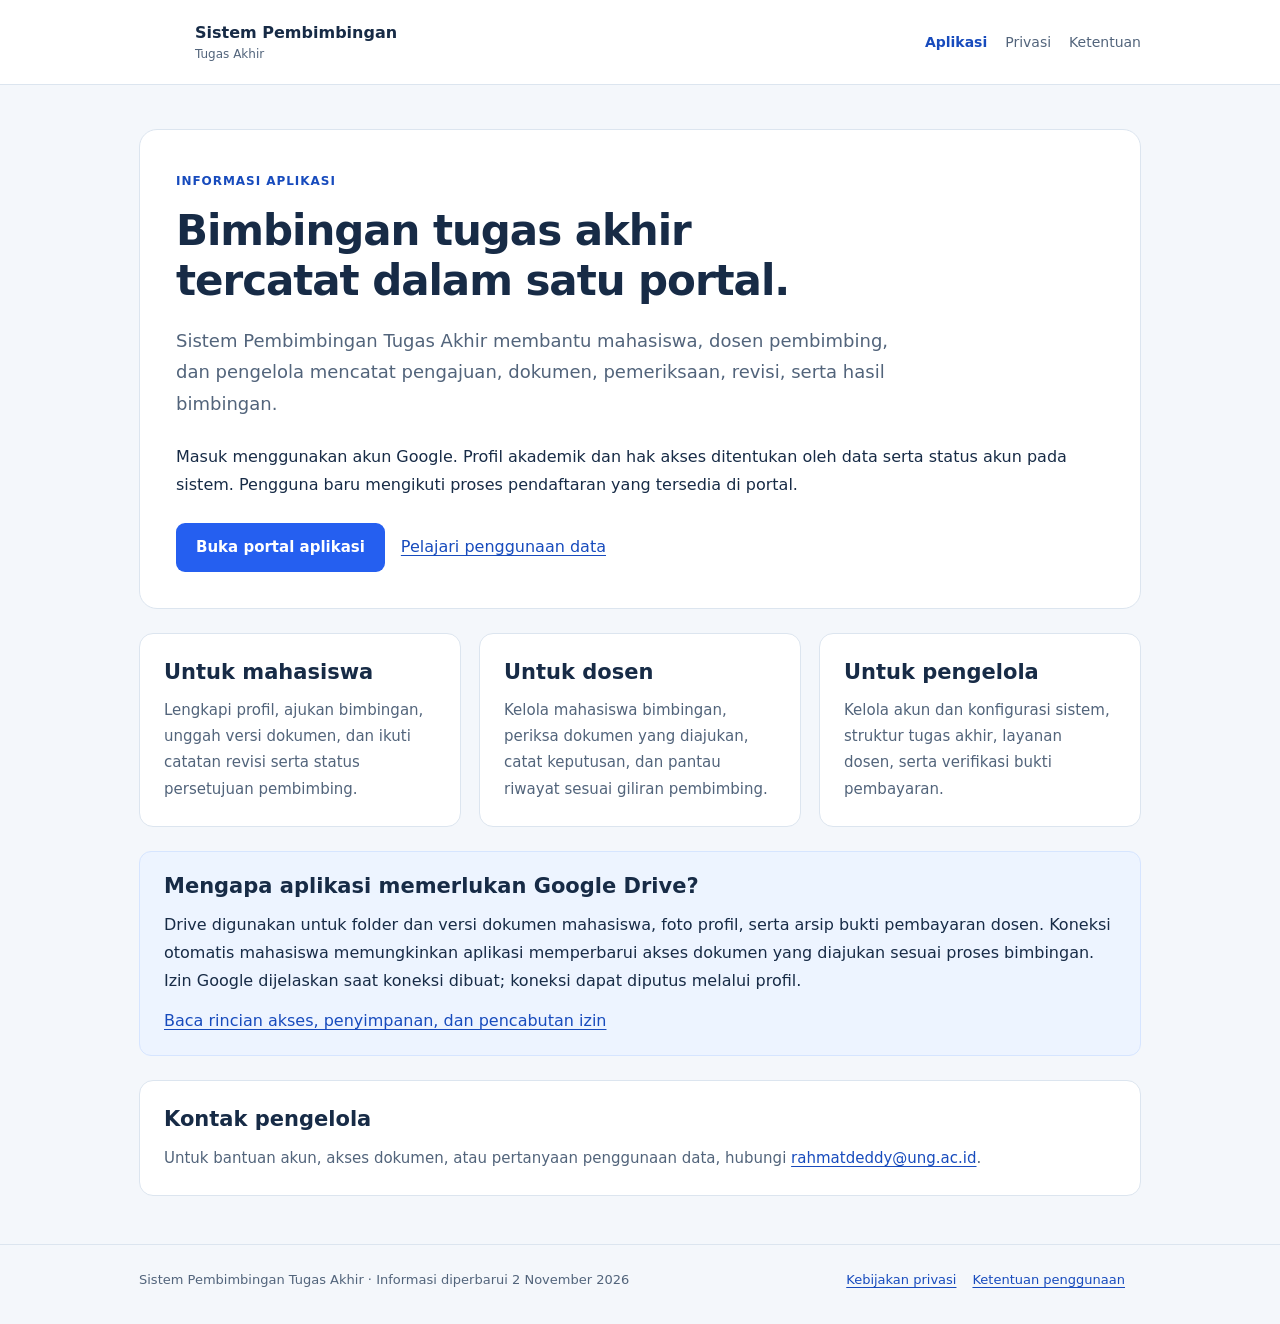
<file: index.html>
<!doctype html>
<html lang="id">
<head>
  <meta charset="utf-8">
  <meta name="viewport" content="width=device-width,initial-scale=1">
  <meta name="description" content="Sistem Pembimbingan Tugas Akhir membantu mahasiswa dan dosen mengelola dokumen, revisi, serta riwayat bimbingan dengan akun Google.">
  <title>Sistem Pembimbingan Tugas Akhir</title>
  <link rel="stylesheet" href="./assets/informasi.css">
<script src="./assets/branding.js?v=20261104" defer></script></head>
<body>
<a class="skip" href="#isi">Lewati ke isi</a>
<header><div class="shell header-inner">
  <a class="brand" href="./aplikasi/"><span class="mark" data-portal-logo aria-hidden="true" aria-busy="true"></span><span>Sistem Pembimbingan<small>Tugas Akhir</small></span></a>
  <nav aria-label="Navigasi informasi"><a href="./aplikasi/" aria-current="page">Aplikasi</a><a href="./privasi/">Privasi</a><a href="./ketentuan/">Ketentuan</a></nav>
</div></header>
<main id="isi" class="shell">
  <section class="hero">
    <span class="eyebrow">Informasi aplikasi</span>
    <h1>Bimbingan tugas akhir<br>tercatat dalam satu portal.</h1>
    <p class="lead">Sistem Pembimbingan Tugas Akhir membantu mahasiswa, dosen pembimbing, dan pengelola mencatat pengajuan, dokumen, pemeriksaan, revisi, serta hasil bimbingan.</p>
    <p>Masuk menggunakan akun Google. Profil akademik dan hak akses ditentukan oleh data serta status akun pada sistem. Pengguna baru mengikuti proses pendaftaran yang tersedia di portal.</p>
    <div class="actions"><a class="button" href="https://script.google.com/macros/s/AKfycbxvxwSGxgAY54pr1iey7_PNiEB0Fi0pHM2lapKB__q7N8QGRr0RlyL6-kfzZXvyrk7u1Q/exec">Buka portal aplikasi</a><a href="./privasi/">Pelajari penggunaan data</a></div>
  </section>
  <div class="grid">
    <section class="card"><h2 style="margin-top:0">Untuk mahasiswa</h2><p>Lengkapi profil, ajukan bimbingan, unggah versi dokumen, dan ikuti catatan revisi serta status persetujuan pembimbing.</p></section>
    <section class="card"><h2 style="margin-top:0">Untuk dosen</h2><p>Kelola mahasiswa bimbingan, periksa dokumen yang diajukan, catat keputusan, dan pantau riwayat sesuai giliran pembimbing.</p></section>
    <section class="card"><h2 style="margin-top:0">Untuk pengelola</h2><p>Kelola akun dan konfigurasi sistem, struktur tugas akhir, layanan dosen, serta verifikasi bukti pembayaran.</p></section>
  </div>
  <section class="notice" aria-labelledby="drive"><h2 id="drive" style="margin-top:0">Mengapa aplikasi memerlukan Google Drive?</h2><p>Drive digunakan untuk folder dan versi dokumen mahasiswa, foto profil, serta arsip bukti pembayaran dosen. Koneksi otomatis mahasiswa memungkinkan aplikasi memperbarui akses dokumen yang diajukan sesuai proses bimbingan. Izin Google dijelaskan saat koneksi dibuat; koneksi dapat diputus melalui profil.</p><p style="margin-top:12px"><a href="./privasi/">Baca rincian akses, penyimpanan, dan pencabutan izin</a></p></section>
  <section class="card" style="margin-top:24px"><h2 style="margin-top:0">Kontak pengelola</h2><p>Untuk bantuan akun, akses dokumen, atau pertanyaan penggunaan data, hubungi <a class="contact" href="mailto:rahmatdeddy@ung.ac.id">rahmatdeddy@ung.ac.id</a>.</p></section>
</main>
<footer><div class="shell footer-inner"><p>Sistem Pembimbingan Tugas Akhir · Informasi diperbarui 2 November 2026</p><div><a href="./privasi/">Kebijakan privasi</a><a href="./ketentuan/">Ketentuan penggunaan</a></div></div></footer>
</body>
</html>
</file>
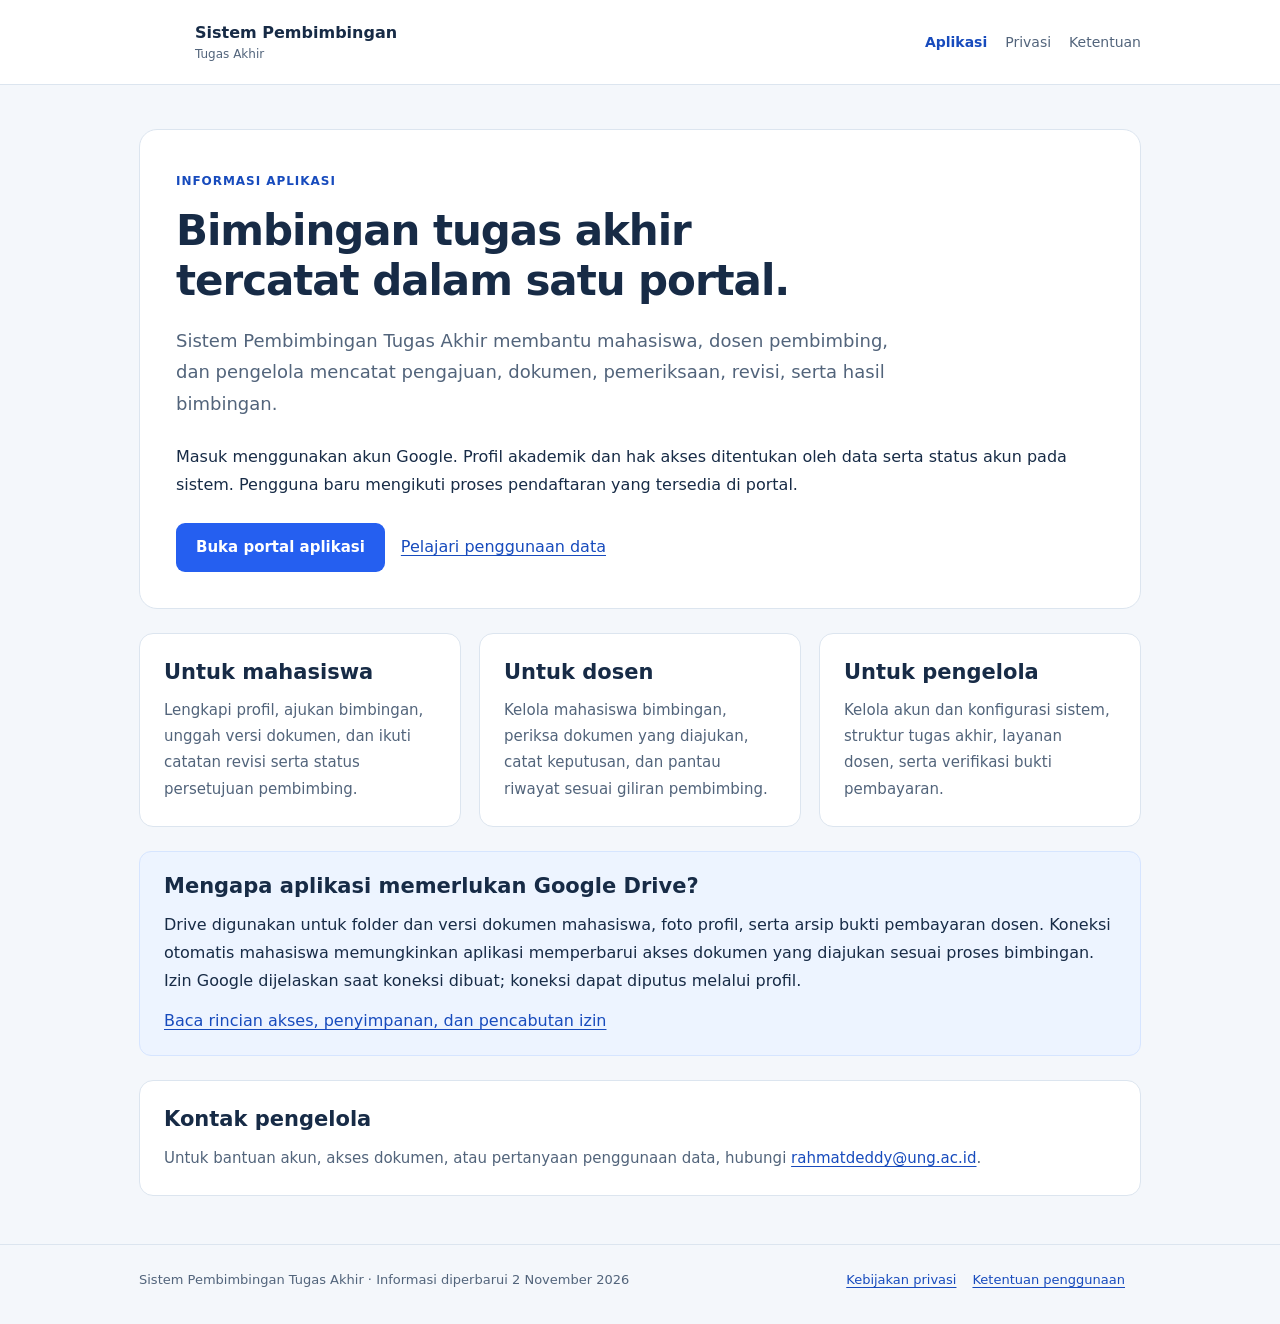
<file: aplikasi/index.html>
<!doctype html>
<html lang="id">
<head>
  <meta charset="utf-8">
  <meta name="viewport" content="width=device-width,initial-scale=1">
  <meta name="description" content="Sistem Pembimbingan Tugas Akhir membantu mahasiswa dan dosen mengelola dokumen, revisi, serta riwayat bimbingan dengan akun Google.">
  <title>Sistem Pembimbingan Tugas Akhir</title>
  <link rel="stylesheet" href="../assets/informasi.css">
<script src="../assets/branding.js?v=20261104" defer></script></head>
<body>
<a class="skip" href="#isi">Lewati ke isi</a>
<header><div class="shell header-inner">
  <a class="brand" href="../aplikasi/"><span class="mark" data-portal-logo aria-hidden="true" aria-busy="true"></span><span>Sistem Pembimbingan<small>Tugas Akhir</small></span></a>
  <nav aria-label="Navigasi informasi"><a href="../aplikasi/" aria-current="page">Aplikasi</a><a href="../privasi/">Privasi</a><a href="../ketentuan/">Ketentuan</a></nav>
</div></header>
<main id="isi" class="shell">
  <section class="hero">
    <span class="eyebrow">Informasi aplikasi</span>
    <h1>Bimbingan tugas akhir<br>tercatat dalam satu portal.</h1>
    <p class="lead">Sistem Pembimbingan Tugas Akhir membantu mahasiswa, dosen pembimbing, dan pengelola mencatat pengajuan, dokumen, pemeriksaan, revisi, serta hasil bimbingan.</p>
    <p>Masuk menggunakan akun Google. Profil akademik dan hak akses ditentukan oleh data serta status akun pada sistem. Pengguna baru mengikuti proses pendaftaran yang tersedia di portal.</p>
    <div class="actions"><a class="button" href="https://script.google.com/macros/s/AKfycbxvxwSGxgAY54pr1iey7_PNiEB0Fi0pHM2lapKB__q7N8QGRr0RlyL6-kfzZXvyrk7u1Q/exec">Buka portal aplikasi</a><a href="../privasi/">Pelajari penggunaan data</a></div>
  </section>
  <div class="grid">
    <section class="card"><h2 style="margin-top:0">Untuk mahasiswa</h2><p>Lengkapi profil, ajukan bimbingan, unggah versi dokumen, dan ikuti catatan revisi serta status persetujuan pembimbing.</p></section>
    <section class="card"><h2 style="margin-top:0">Untuk dosen</h2><p>Kelola mahasiswa bimbingan, periksa dokumen yang diajukan, catat keputusan, dan pantau riwayat sesuai giliran pembimbing.</p></section>
    <section class="card"><h2 style="margin-top:0">Untuk pengelola</h2><p>Kelola akun dan konfigurasi sistem, struktur tugas akhir, layanan dosen, serta verifikasi bukti pembayaran.</p></section>
  </div>
  <section class="notice" aria-labelledby="drive"><h2 id="drive" style="margin-top:0">Mengapa aplikasi memerlukan Google Drive?</h2><p>Drive digunakan untuk folder dan versi dokumen mahasiswa, foto profil, serta arsip bukti pembayaran dosen. Koneksi otomatis mahasiswa memungkinkan aplikasi memperbarui akses dokumen yang diajukan sesuai proses bimbingan. Izin Google dijelaskan saat koneksi dibuat; koneksi dapat diputus melalui profil.</p><p style="margin-top:12px"><a href="../privasi/">Baca rincian akses, penyimpanan, dan pencabutan izin</a></p></section>
  <section class="card" style="margin-top:24px"><h2 style="margin-top:0">Kontak pengelola</h2><p>Untuk bantuan akun, akses dokumen, atau pertanyaan penggunaan data, hubungi <a class="contact" href="mailto:rahmatdeddy@ung.ac.id">rahmatdeddy@ung.ac.id</a>.</p></section>
</main>
<footer><div class="shell footer-inner"><p>Sistem Pembimbingan Tugas Akhir · Informasi diperbarui 2 November 2026</p><div><a href="../privasi/">Kebijakan privasi</a><a href="../ketentuan/">Ketentuan penggunaan</a></div></div></footer>
</body>
</html>
</file>
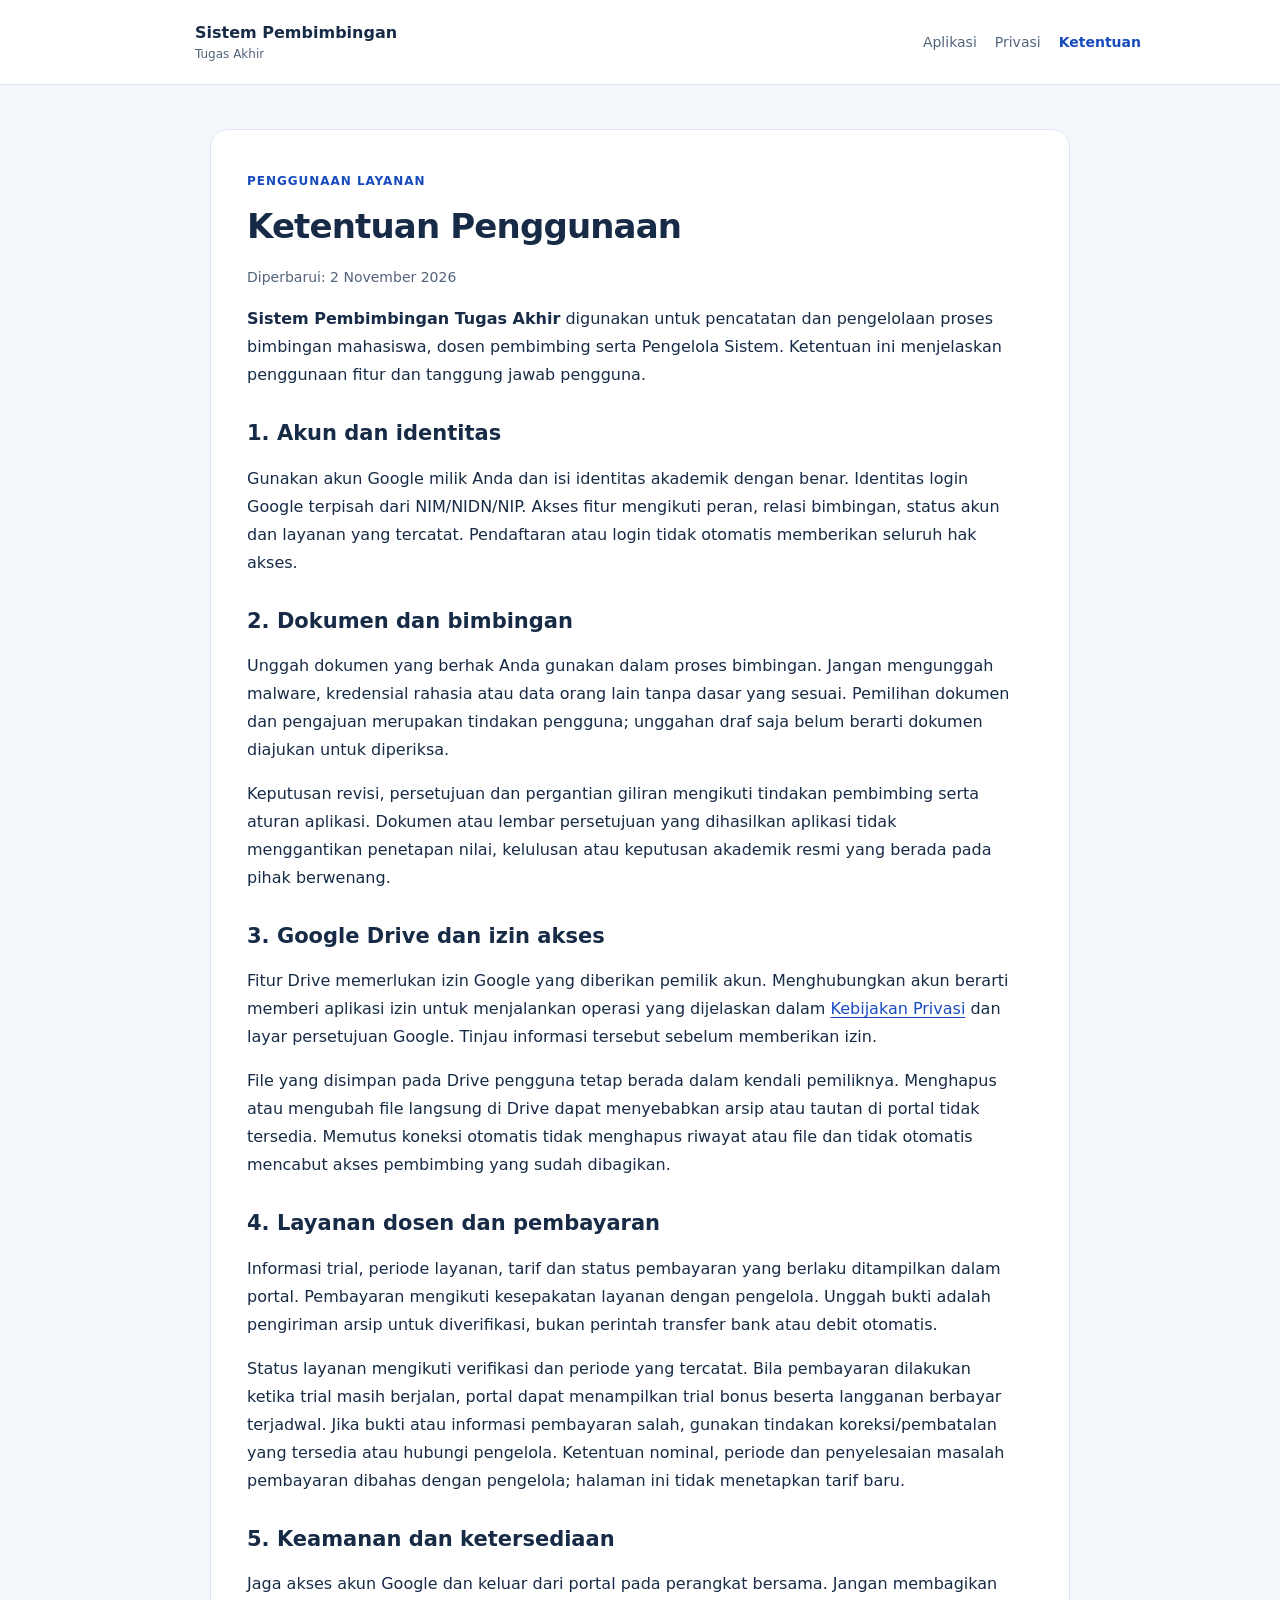
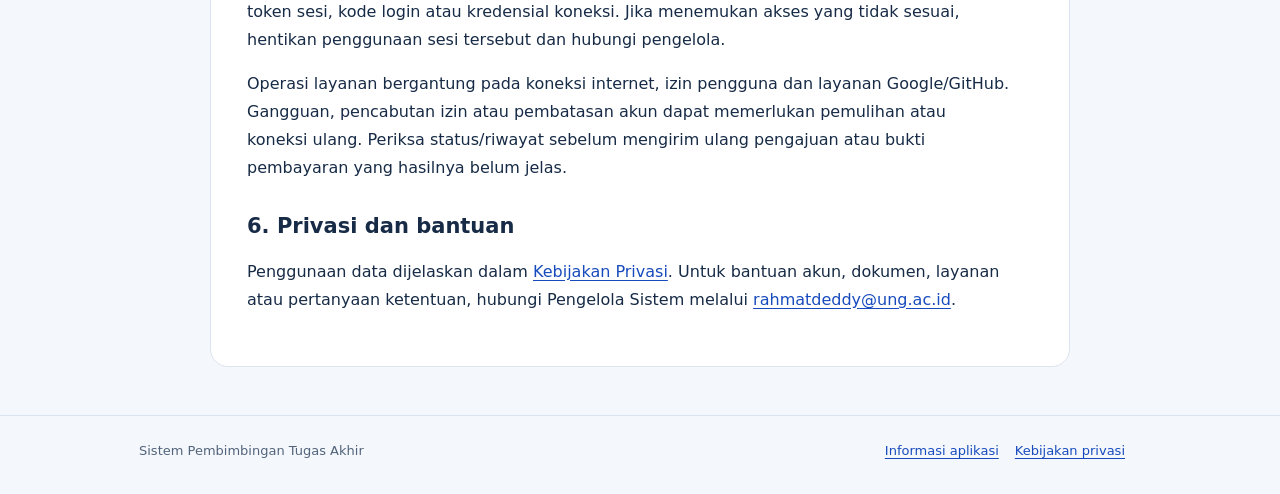
<file: ketentuan/index.html>
<!doctype html>
<html lang="id">
<head><meta charset="utf-8"><meta name="viewport" content="width=device-width,initial-scale=1"><meta name="description" content="Ketentuan penggunaan akun, dokumen, layanan dan pembayaran pada Sistem Pembimbingan Tugas Akhir."><title>Ketentuan Penggunaan — Sistem Pembimbingan Tugas Akhir</title><link rel="stylesheet" href="../assets/informasi.css"><script src="../assets/branding.js?v=20261104" defer></script></head>
<body>
<a class="skip" href="#isi">Lewati ke isi</a>
<header><div class="shell header-inner"><a class="brand" href="../aplikasi/"><span class="mark" data-portal-logo aria-hidden="true" aria-busy="true"></span><span>Sistem Pembimbingan<small>Tugas Akhir</small></span></a><nav aria-label="Navigasi informasi"><a href="../aplikasi/">Aplikasi</a><a href="../privasi/">Privasi</a><a href="../ketentuan/" aria-current="page">Ketentuan</a></nav></div></header>
<main class="shell" id="isi"><article class="article">
  <span class="eyebrow">Penggunaan layanan</span><h1>Ketentuan Penggunaan</h1><p class="date">Diperbarui: 2 November 2026</p>
  <p><strong>Sistem Pembimbingan Tugas Akhir</strong> digunakan untuk pencatatan dan pengelolaan proses bimbingan mahasiswa, dosen pembimbing serta Pengelola Sistem. Ketentuan ini menjelaskan penggunaan fitur dan tanggung jawab pengguna.</p>
  <h2>1. Akun dan identitas</h2><p>Gunakan akun Google milik Anda dan isi identitas akademik dengan benar. Identitas login Google terpisah dari NIM/NIDN/NIP. Akses fitur mengikuti peran, relasi bimbingan, status akun dan layanan yang tercatat. Pendaftaran atau login tidak otomatis memberikan seluruh hak akses.</p>
  <h2>2. Dokumen dan bimbingan</h2><p>Unggah dokumen yang berhak Anda gunakan dalam proses bimbingan. Jangan mengunggah malware, kredensial rahasia atau data orang lain tanpa dasar yang sesuai. Pemilihan dokumen dan pengajuan merupakan tindakan pengguna; unggahan draf saja belum berarti dokumen diajukan untuk diperiksa.</p><p>Keputusan revisi, persetujuan dan pergantian giliran mengikuti tindakan pembimbing serta aturan aplikasi. Dokumen atau lembar persetujuan yang dihasilkan aplikasi tidak menggantikan penetapan nilai, kelulusan atau keputusan akademik resmi yang berada pada pihak berwenang.</p>
  <h2>3. Google Drive dan izin akses</h2><p>Fitur Drive memerlukan izin Google yang diberikan pemilik akun. Menghubungkan akun berarti memberi aplikasi izin untuk menjalankan operasi yang dijelaskan dalam <a href="../privasi/">Kebijakan Privasi</a> dan layar persetujuan Google. Tinjau informasi tersebut sebelum memberikan izin.</p><p>File yang disimpan pada Drive pengguna tetap berada dalam kendali pemiliknya. Menghapus atau mengubah file langsung di Drive dapat menyebabkan arsip atau tautan di portal tidak tersedia. Memutus koneksi otomatis tidak menghapus riwayat atau file dan tidak otomatis mencabut akses pembimbing yang sudah dibagikan.</p>
  <h2>4. Layanan dosen dan pembayaran</h2><p>Informasi trial, periode layanan, tarif dan status pembayaran yang berlaku ditampilkan dalam portal. Pembayaran mengikuti kesepakatan layanan dengan pengelola. Unggah bukti adalah pengiriman arsip untuk diverifikasi, bukan perintah transfer bank atau debit otomatis.</p><p>Status layanan mengikuti verifikasi dan periode yang tercatat. Bila pembayaran dilakukan ketika trial masih berjalan, portal dapat menampilkan trial bonus beserta langganan berbayar terjadwal. Jika bukti atau informasi pembayaran salah, gunakan tindakan koreksi/pembatalan yang tersedia atau hubungi pengelola. Ketentuan nominal, periode dan penyelesaian masalah pembayaran dibahas dengan pengelola; halaman ini tidak menetapkan tarif baru.</p>
  <h2>5. Keamanan dan ketersediaan</h2><p>Jaga akses akun Google dan keluar dari portal pada perangkat bersama. Jangan membagikan token sesi, kode login atau kredensial koneksi. Jika menemukan akses yang tidak sesuai, hentikan penggunaan sesi tersebut dan hubungi pengelola.</p><p>Operasi layanan bergantung pada koneksi internet, izin pengguna dan layanan Google/GitHub. Gangguan, pencabutan izin atau pembatasan akun dapat memerlukan pemulihan atau koneksi ulang. Periksa status/riwayat sebelum mengirim ulang pengajuan atau bukti pembayaran yang hasilnya belum jelas.</p>
  <h2>6. Privasi dan bantuan</h2><p>Penggunaan data dijelaskan dalam <a href="../privasi/">Kebijakan Privasi</a>. Untuk bantuan akun, dokumen, layanan atau pertanyaan ketentuan, hubungi Pengelola Sistem melalui <a class="contact" href="mailto:rahmatdeddy@ung.ac.id">rahmatdeddy@ung.ac.id</a>.</p>
</article></main>
<footer><div class="shell footer-inner"><p>Sistem Pembimbingan Tugas Akhir</p><div><a href="../aplikasi/">Informasi aplikasi</a><a href="../privasi/">Kebijakan privasi</a></div></div></footer>
</body></html>
</file>
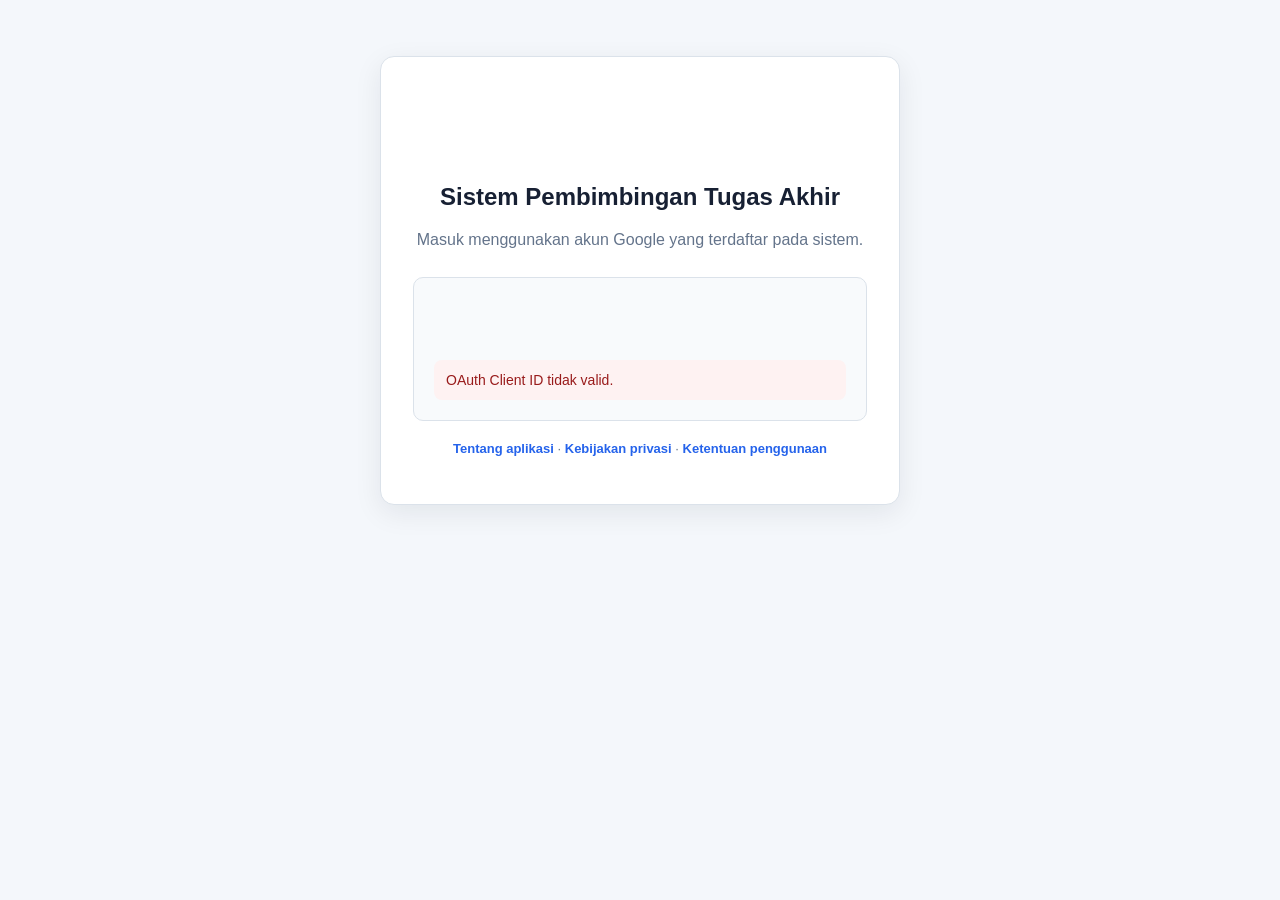
<file: login/index.html>
<!doctype html>
<html lang="id">
<head>
  <meta charset="UTF-8">
  <meta name="viewport" content="width=device-width,initial-scale=1.0">
  <title>Masuk — Sistem Pembimbingan Tugas Akhir</title>
  <script src="https://accounts.google.com/gsi/client" async defer></script>
  <style>
    *{box-sizing:border-box}
    body{margin:0;min-height:100vh;display:flex;align-items:flex-start;justify-content:center;
      padding:56px 24px 24px;font-family:Arial,sans-serif;background:#f4f7fb;color:#172033}
    main{width:min(520px,100%);background:#fff;border:1px solid #dbe2ea;
      border-radius:14px;box-shadow:0 8px 28px rgba(15,23,42,.08);padding:32px;text-align:center}
    .logo{width:76px;height:76px;margin:0 auto 18px;border-radius:50%;background:#2563eb;
      color:#fff;display:flex;align-items:center;justify-content:center;font-size:26px;font-weight:700}
    .logo[aria-busy="true"]{background:transparent}
    .logo:not(.has-portal-logo){visibility:hidden}
    .logo.has-portal-logo{background:transparent;border-radius:0}
    .logo img{display:block;width:100%;height:100%;object-fit:contain}
    h1{margin:0;font-size:24px}
    p{line-height:1.6;color:#64748b}
    .panel{margin-top:24px;padding:20px;border:1px solid #dbe2ea;border-radius:10px;background:#f8fafc}
    #googleButton{display:flex;justify-content:center;min-height:44px}
    .status{margin-top:18px;padding:12px;border-radius:8px;text-align:left;font-size:14px}
    .info{background:#eff6ff;color:#1e3a8a}
    .ok{background:#ecfdf5;color:#166534}
    .error{background:#fef2f2;color:#991b1b}
    a{color:#2563eb;font-weight:700;text-decoration:none}
    a:hover{text-decoration:underline}
    .fallback{margin-top:18px;font-size:13px}
  </style>
</head>
<body>
<main>
  <div class="logo" id="portalLogo" data-portal-logo aria-busy="true"></div>
  <h1>Sistem Pembimbingan Tugas Akhir</h1>
  <p>Masuk menggunakan akun Google yang terdaftar pada sistem.</p>

  <section class="panel">
    <div id="googleButton"></div>
    <div id="status" class="status info">
      Memuat Google Sign-In...
    </div>
  </section>
  <p class="fallback"><a href="../aplikasi/">Tentang aplikasi</a> · <a href="../privasi/">Kebijakan privasi</a> · <a href="../ketentuan/">Ketentuan penggunaan</a></p>
</main>

<script src="../assets/branding.js?v=20261104" defer></script>
<script>
(function () {
  'use strict';

  var params = new URLSearchParams(window.location.search);
  var clientId = String(params.get('clientId') || '').trim();
  // Fixed SERVER target: query-string tampering must not redirect credentials
  // to an arbitrary third-party endpoint.
  var serverUrl =
    'https://script.google.com/macros/s/' +
    'AKfycbxvxwSGxgAY54pr1iey7_PNiEB0Fi0pHM2lapKB__q7N8QGRr0RlyL6-kfzZXvyrk7u1Q' +
    '/exec?mode=production-gis-login';

  var statusEl = document.getElementById('status');
  var googleButton = document.getElementById('googleButton');
  function setStatus(text, type) {
    statusEl.textContent = text;
    statusEl.className = 'status ' + type;
  }

  if (!/^[A-Za-z0-9._-]+\.apps\.googleusercontent\.com$/.test(clientId)) {
    setStatus('OAuth Client ID tidak valid.', 'error');
    return;
  }

  function kirimTokenKeServer(credential) {
    if (!credential) {
      setStatus('Google tidak mengembalikan ID token.', 'error');
      return;
    }

    var form = document.createElement('form');
    form.method = 'POST';
    form.action = serverUrl;
    form.target = '_top';
    form.style.display = 'none';

    var modeInput = document.createElement('input');
    modeInput.type = 'hidden';
    modeInput.name = 'mode';
    modeInput.value = 'production-gis-login';

    var tokenInput = document.createElement('input');
    tokenInput.type = 'hidden';
    tokenInput.name = 'id_token';
    tokenInput.value = credential;

    form.appendChild(modeInput);
    form.appendChild(tokenInput);
    document.body.appendChild(form);

    setStatus(
      'Identitas Google diterima. Memverifikasi dan menyiapkan sesi...',
      'ok'
    );

    form.submit();
  }

  function initialize() {
    if (
      !window.google ||
      !window.google.accounts ||
      !window.google.accounts.id
    ) {
      setStatus(
        'Google Sign-In belum tersedia. Silakan refresh atau gunakan login lama.',
        'error'
      );
      return;
    }

    try {
      window.google.accounts.id.initialize({
        client_id: clientId,
        callback: function (response) {
          kirimTokenKeServer(
            response && response.credential
              ? response.credential
              : ''
          );
        },
        auto_select: false,
        cancel_on_tap_outside: true
      });

      window.google.accounts.id.renderButton(
        googleButton,
        {
          type: 'standard',
          theme: 'outline',
          size: 'large',
          text: 'signin_with',
          shape: 'rectangular',
          logo_alignment: 'left'
        }
      );

      setStatus('Silakan pilih akun Google untuk masuk.', 'info');
    } catch (error) {
      setStatus(
        error && error.message
          ? 'Google Sign-In gagal: ' + error.message
          : 'Google Sign-In gagal diinisialisasi.',
        'error'
      );
    }
  }

  var attempts = 0;
  var timer = window.setInterval(function () {
    attempts++;

    if (
      window.google &&
      window.google.accounts &&
      window.google.accounts.id
    ) {
      window.clearInterval(timer);
      initialize();
    } else if (attempts >= 50) {
      window.clearInterval(timer);
      setStatus(
        'Google Sign-In tidak tersedia. Silakan gunakan login lama.',
        'error'
      );
    }
  }, 200);
})();
</script>
</body>
</html>
</file>
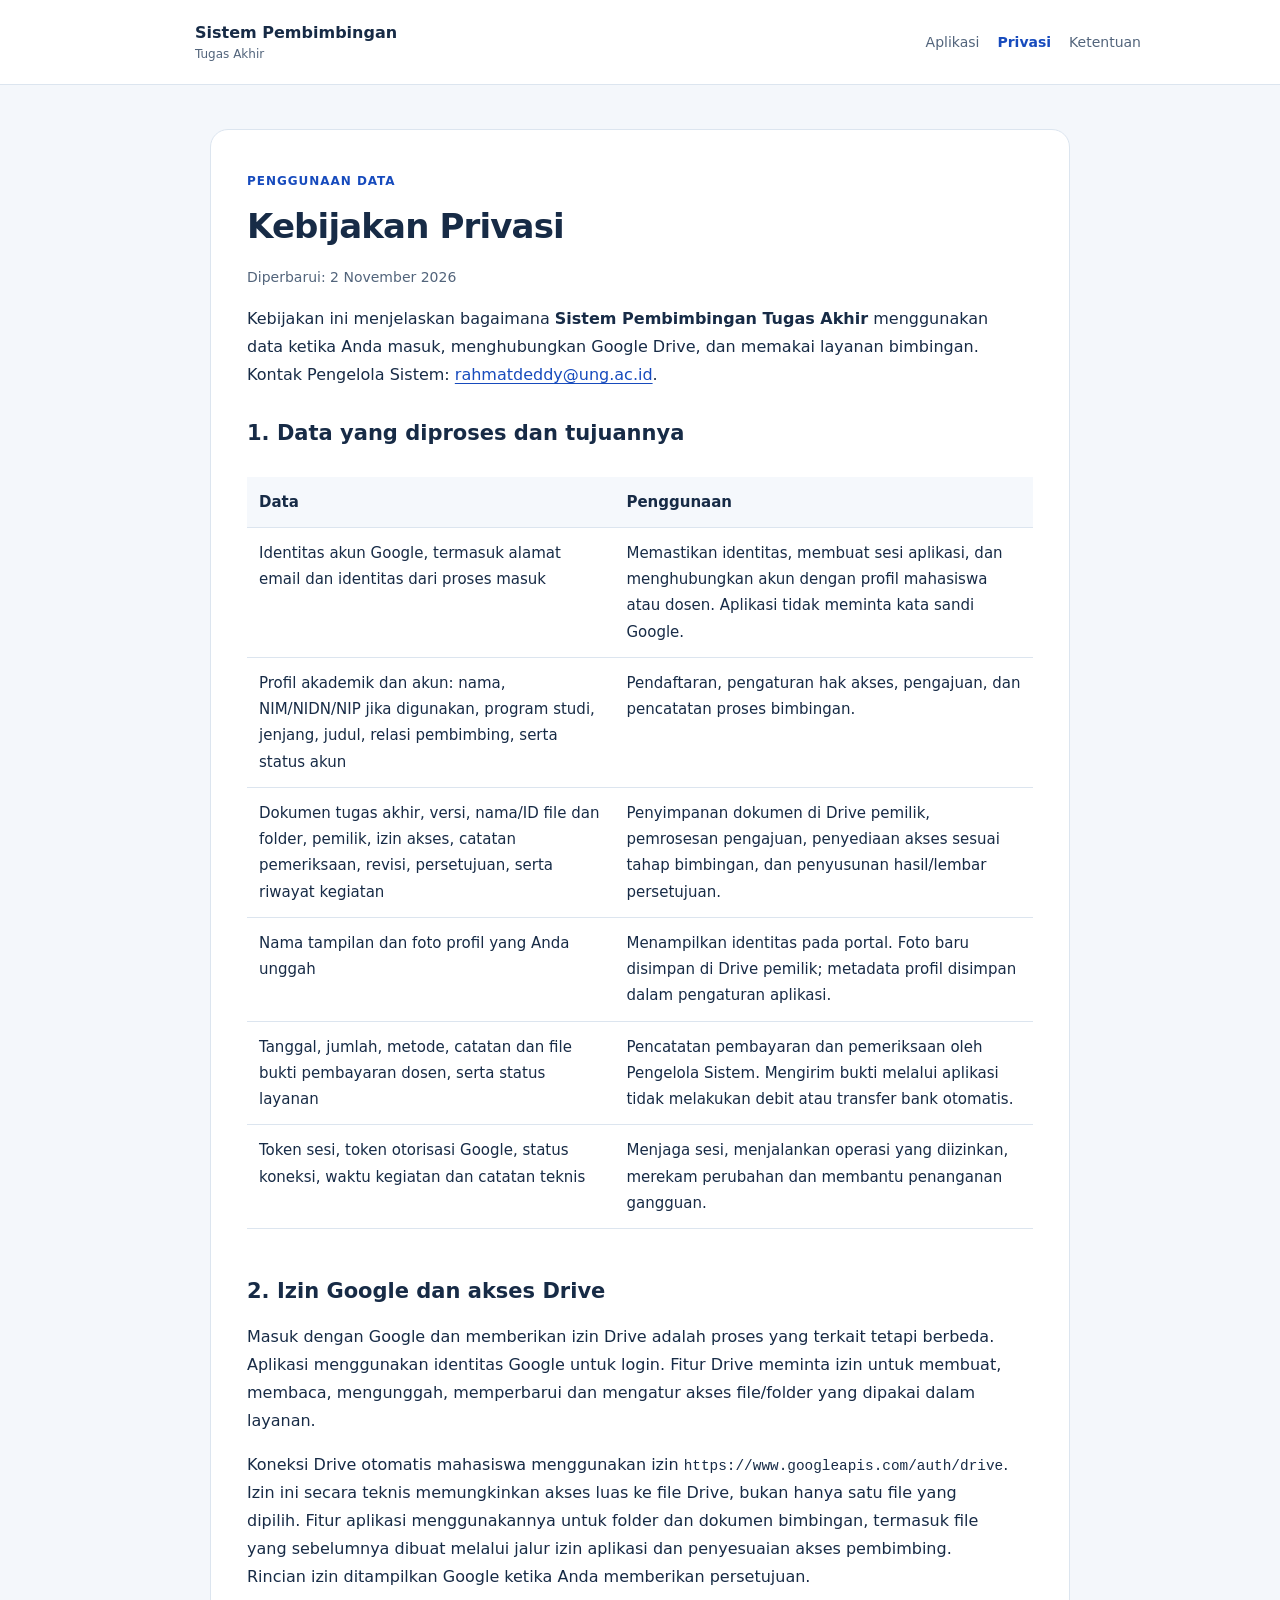
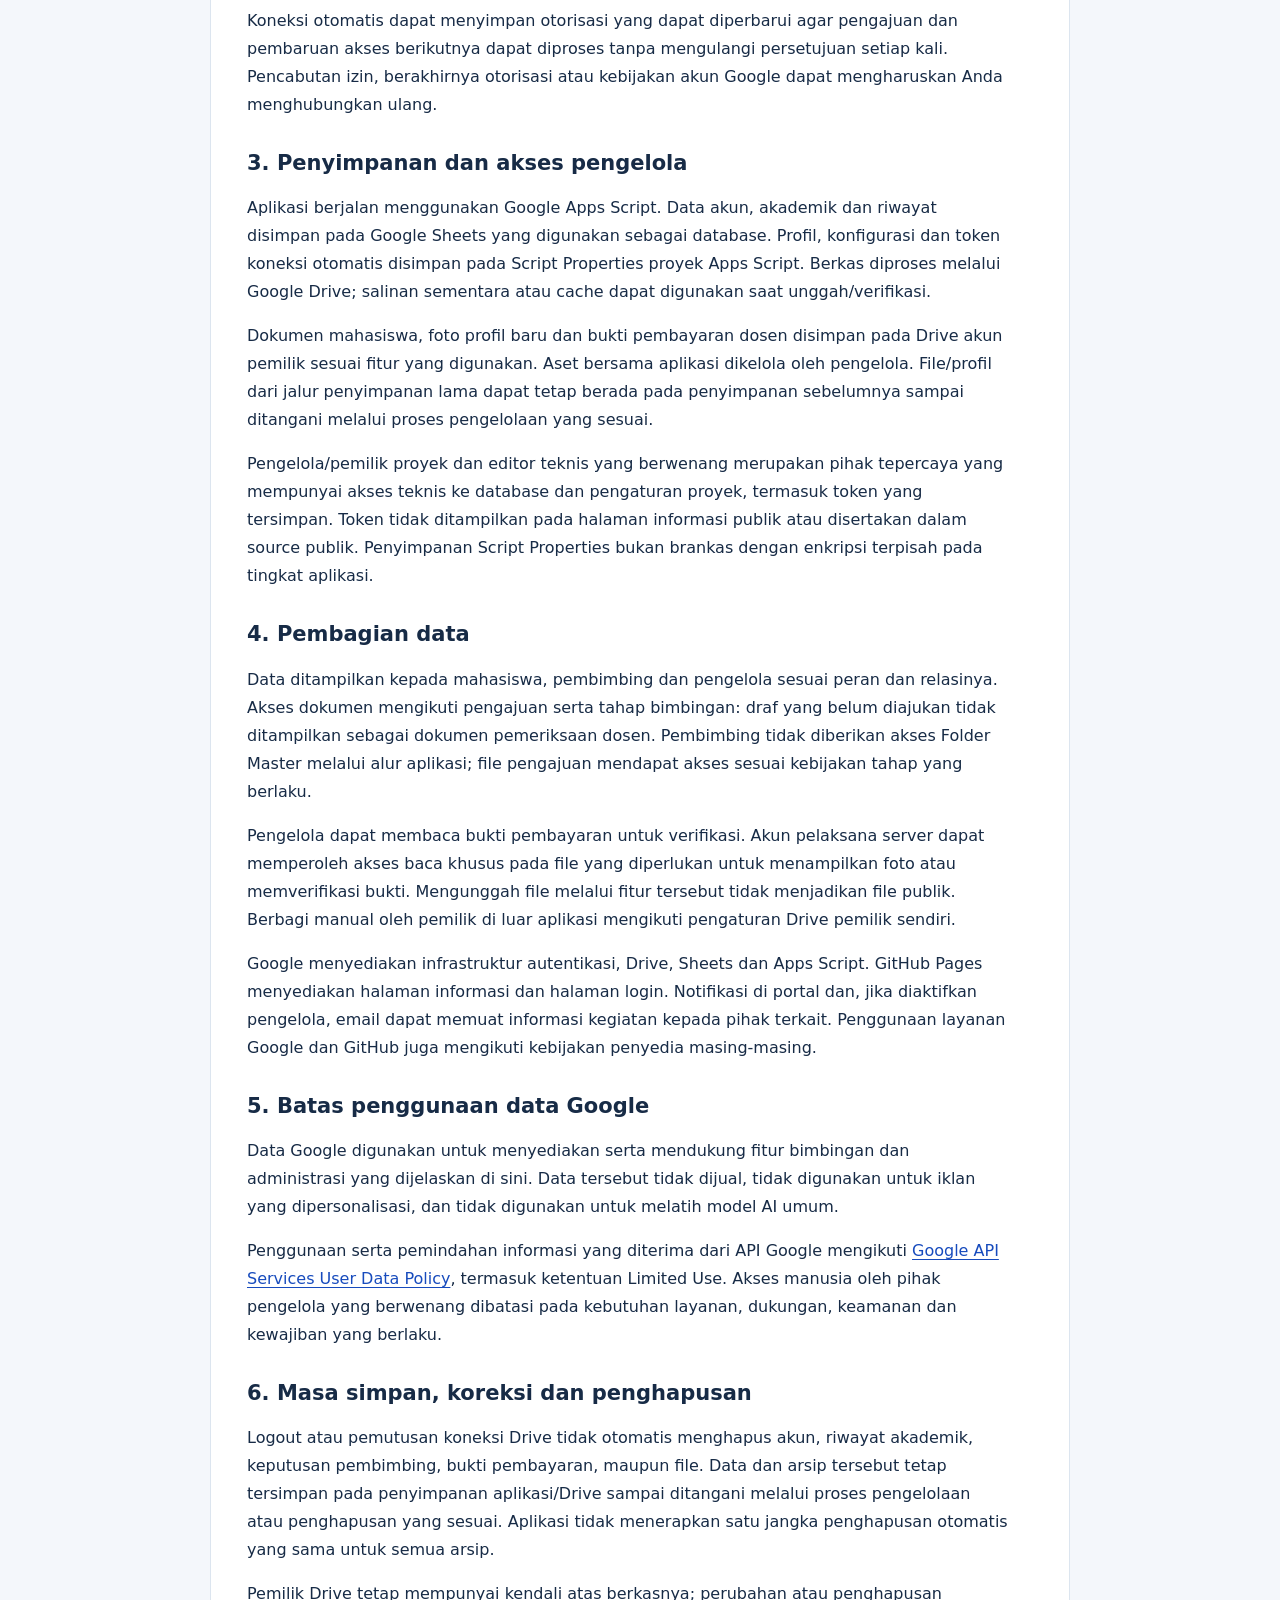
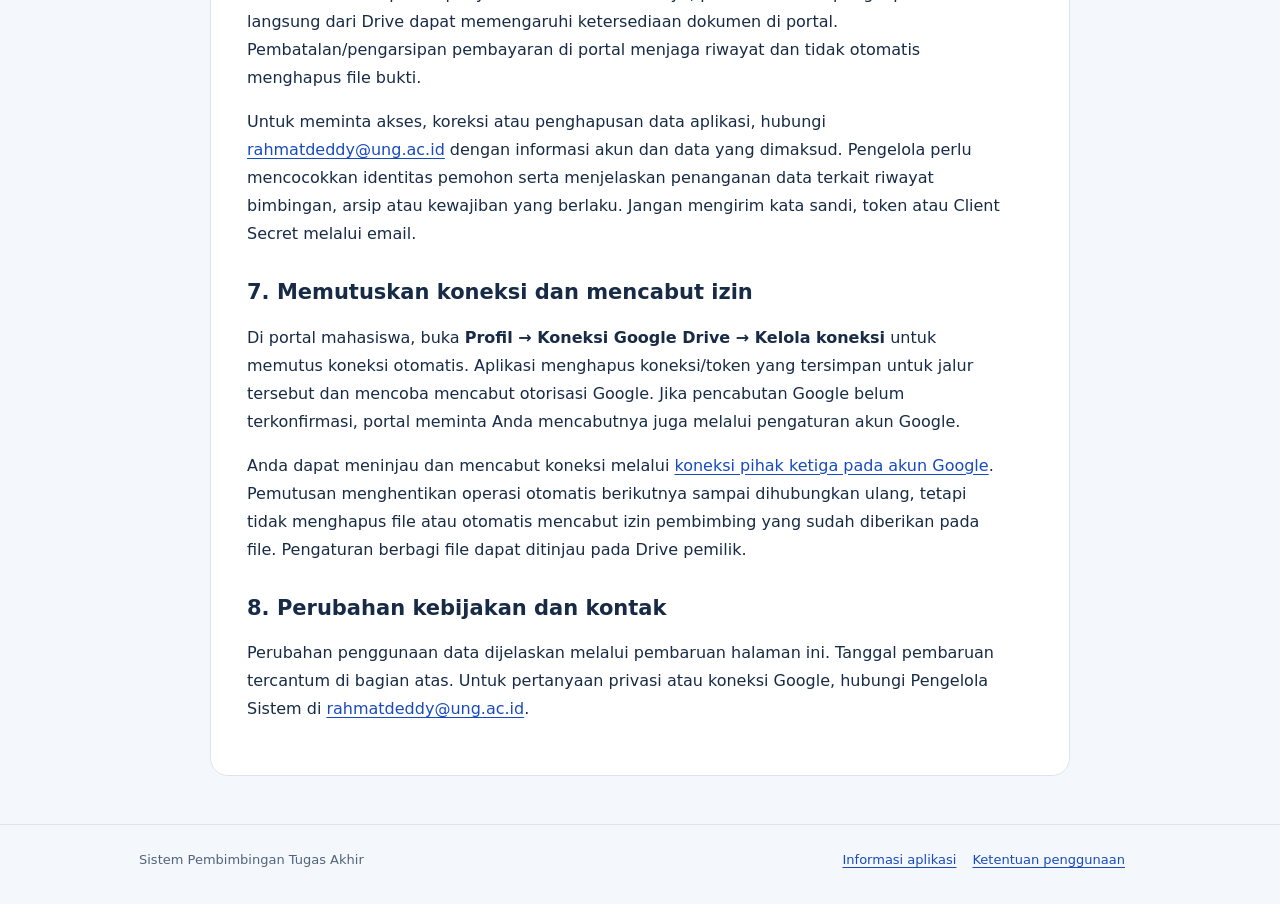
<file: privasi/index.html>
<!doctype html>
<html lang="id">
<head><meta charset="utf-8"><meta name="viewport" content="width=device-width,initial-scale=1"><meta name="description" content="Penggunaan data Google, penyimpanan, akses dokumen, dan pencabutan izin pada Sistem Pembimbingan Tugas Akhir."><title>Kebijakan Privasi — Sistem Pembimbingan Tugas Akhir</title><link rel="stylesheet" href="../assets/informasi.css"><script src="../assets/branding.js?v=20261104" defer></script></head>
<body>
<a class="skip" href="#isi">Lewati ke isi</a>
<header><div class="shell header-inner"><a class="brand" href="../aplikasi/"><span class="mark" data-portal-logo aria-hidden="true" aria-busy="true"></span><span>Sistem Pembimbingan<small>Tugas Akhir</small></span></a><nav aria-label="Navigasi informasi"><a href="../aplikasi/">Aplikasi</a><a href="../privasi/" aria-current="page">Privasi</a><a href="../ketentuan/">Ketentuan</a></nav></div></header>
<main class="shell" id="isi"><article class="article">
  <span class="eyebrow">Penggunaan data</span><h1>Kebijakan Privasi</h1><p class="date">Diperbarui: 2 November 2026</p>
  <p>Kebijakan ini menjelaskan bagaimana <strong>Sistem Pembimbingan Tugas Akhir</strong> menggunakan data ketika Anda masuk, menghubungkan Google Drive, dan memakai layanan bimbingan. Kontak Pengelola Sistem: <a class="contact" href="mailto:rahmatdeddy@ung.ac.id">rahmatdeddy@ung.ac.id</a>.</p>
  <h2>1. Data yang diproses dan tujuannya</h2>
  <div class="table-wrap"><table><thead><tr><th scope="col">Data</th><th scope="col">Penggunaan</th></tr></thead><tbody>
    <tr><td>Identitas akun Google, termasuk alamat email dan identitas dari proses masuk</td><td>Memastikan identitas, membuat sesi aplikasi, dan menghubungkan akun dengan profil mahasiswa atau dosen. Aplikasi tidak meminta kata sandi Google.</td></tr>
    <tr><td>Profil akademik dan akun: nama, NIM/NIDN/NIP jika digunakan, program studi, jenjang, judul, relasi pembimbing, serta status akun</td><td>Pendaftaran, pengaturan hak akses, pengajuan, dan pencatatan proses bimbingan.</td></tr>
    <tr><td>Dokumen tugas akhir, versi, nama/ID file dan folder, pemilik, izin akses, catatan pemeriksaan, revisi, persetujuan, serta riwayat kegiatan</td><td>Penyimpanan dokumen di Drive pemilik, pemrosesan pengajuan, penyediaan akses sesuai tahap bimbingan, dan penyusunan hasil/lembar persetujuan.</td></tr>
    <tr><td>Nama tampilan dan foto profil yang Anda unggah</td><td>Menampilkan identitas pada portal. Foto baru disimpan di Drive pemilik; metadata profil disimpan dalam pengaturan aplikasi.</td></tr>
    <tr><td>Tanggal, jumlah, metode, catatan dan file bukti pembayaran dosen, serta status layanan</td><td>Pencatatan pembayaran dan pemeriksaan oleh Pengelola Sistem. Mengirim bukti melalui aplikasi tidak melakukan debit atau transfer bank otomatis.</td></tr>
    <tr><td>Token sesi, token otorisasi Google, status koneksi, waktu kegiatan dan catatan teknis</td><td>Menjaga sesi, menjalankan operasi yang diizinkan, merekam perubahan dan membantu penanganan gangguan.</td></tr>
  </tbody></table></div>
  <h2>2. Izin Google dan akses Drive</h2>
  <p>Masuk dengan Google dan memberikan izin Drive adalah proses yang terkait tetapi berbeda. Aplikasi menggunakan identitas Google untuk login. Fitur Drive meminta izin untuk membuat, membaca, mengunggah, memperbarui dan mengatur akses file/folder yang dipakai dalam layanan.</p>
  <p>Koneksi Drive otomatis mahasiswa menggunakan izin <code>https://www.googleapis.com/auth/drive</code>. Izin ini secara teknis memungkinkan akses luas ke file Drive, bukan hanya satu file yang dipilih. Fitur aplikasi menggunakannya untuk folder dan dokumen bimbingan, termasuk file yang sebelumnya dibuat melalui jalur izin aplikasi dan penyesuaian akses pembimbing. Rincian izin ditampilkan Google ketika Anda memberikan persetujuan.</p>
  <p>Koneksi otomatis dapat menyimpan otorisasi yang dapat diperbarui agar pengajuan dan pembaruan akses berikutnya dapat diproses tanpa mengulangi persetujuan setiap kali. Pencabutan izin, berakhirnya otorisasi atau kebijakan akun Google dapat mengharuskan Anda menghubungkan ulang.</p>
  <h2>3. Penyimpanan dan akses pengelola</h2>
  <p>Aplikasi berjalan menggunakan Google Apps Script. Data akun, akademik dan riwayat disimpan pada Google Sheets yang digunakan sebagai database. Profil, konfigurasi dan token koneksi otomatis disimpan pada Script Properties proyek Apps Script. Berkas diproses melalui Google Drive; salinan sementara atau cache dapat digunakan saat unggah/verifikasi.</p>
  <p>Dokumen mahasiswa, foto profil baru dan bukti pembayaran dosen disimpan pada Drive akun pemilik sesuai fitur yang digunakan. Aset bersama aplikasi dikelola oleh pengelola. File/profil dari jalur penyimpanan lama dapat tetap berada pada penyimpanan sebelumnya sampai ditangani melalui proses pengelolaan yang sesuai.</p>
  <p>Pengelola/pemilik proyek dan editor teknis yang berwenang merupakan pihak tepercaya yang mempunyai akses teknis ke database dan pengaturan proyek, termasuk token yang tersimpan. Token tidak ditampilkan pada halaman informasi publik atau disertakan dalam source publik. Penyimpanan Script Properties bukan brankas dengan enkripsi terpisah pada tingkat aplikasi.</p>
  <h2>4. Pembagian data</h2>
  <p>Data ditampilkan kepada mahasiswa, pembimbing dan pengelola sesuai peran dan relasinya. Akses dokumen mengikuti pengajuan serta tahap bimbingan: draf yang belum diajukan tidak ditampilkan sebagai dokumen pemeriksaan dosen. Pembimbing tidak diberikan akses Folder Master melalui alur aplikasi; file pengajuan mendapat akses sesuai kebijakan tahap yang berlaku.</p>
  <p>Pengelola dapat membaca bukti pembayaran untuk verifikasi. Akun pelaksana server dapat memperoleh akses baca khusus pada file yang diperlukan untuk menampilkan foto atau memverifikasi bukti. Mengunggah file melalui fitur tersebut tidak menjadikan file publik. Berbagi manual oleh pemilik di luar aplikasi mengikuti pengaturan Drive pemilik sendiri.</p>
  <p>Google menyediakan infrastruktur autentikasi, Drive, Sheets dan Apps Script. GitHub Pages menyediakan halaman informasi dan halaman login. Notifikasi di portal dan, jika diaktifkan pengelola, email dapat memuat informasi kegiatan kepada pihak terkait. Penggunaan layanan Google dan GitHub juga mengikuti kebijakan penyedia masing-masing.</p>
  <h2>5. Batas penggunaan data Google</h2>
  <p>Data Google digunakan untuk menyediakan serta mendukung fitur bimbingan dan administrasi yang dijelaskan di sini. Data tersebut tidak dijual, tidak digunakan untuk iklan yang dipersonalisasi, dan tidak digunakan untuk melatih model AI umum.</p>
  <p>Penggunaan serta pemindahan informasi yang diterima dari API Google mengikuti <a href="https://developers.google.com/terms/api-services-user-data-policy">Google API Services User Data Policy</a>, termasuk ketentuan Limited Use. Akses manusia oleh pihak pengelola yang berwenang dibatasi pada kebutuhan layanan, dukungan, keamanan dan kewajiban yang berlaku.</p>
  <h2>6. Masa simpan, koreksi dan penghapusan</h2>
  <p>Logout atau pemutusan koneksi Drive tidak otomatis menghapus akun, riwayat akademik, keputusan pembimbing, bukti pembayaran, maupun file. Data dan arsip tersebut tetap tersimpan pada penyimpanan aplikasi/Drive sampai ditangani melalui proses pengelolaan atau penghapusan yang sesuai. Aplikasi tidak menerapkan satu jangka penghapusan otomatis yang sama untuk semua arsip.</p>
  <p>Pemilik Drive tetap mempunyai kendali atas berkasnya; perubahan atau penghapusan langsung dari Drive dapat memengaruhi ketersediaan dokumen di portal. Pembatalan/pengarsipan pembayaran di portal menjaga riwayat dan tidak otomatis menghapus file bukti.</p>
  <p>Untuk meminta akses, koreksi atau penghapusan data aplikasi, hubungi <a class="contact" href="mailto:rahmatdeddy@ung.ac.id">rahmatdeddy@ung.ac.id</a> dengan informasi akun dan data yang dimaksud. Pengelola perlu mencocokkan identitas pemohon serta menjelaskan penanganan data terkait riwayat bimbingan, arsip atau kewajiban yang berlaku. Jangan mengirim kata sandi, token atau Client Secret melalui email.</p>
  <h2>7. Memutuskan koneksi dan mencabut izin</h2>
  <p>Di portal mahasiswa, buka <strong>Profil → Koneksi Google Drive → Kelola koneksi</strong> untuk memutus koneksi otomatis. Aplikasi menghapus koneksi/token yang tersimpan untuk jalur tersebut dan mencoba mencabut otorisasi Google. Jika pencabutan Google belum terkonfirmasi, portal meminta Anda mencabutnya juga melalui pengaturan akun Google.</p>
  <p>Anda dapat meninjau dan mencabut koneksi melalui <a href="https://myaccount.google.com/connections">koneksi pihak ketiga pada akun Google</a>. Pemutusan menghentikan operasi otomatis berikutnya sampai dihubungkan ulang, tetapi tidak menghapus file atau otomatis mencabut izin pembimbing yang sudah diberikan pada file. Pengaturan berbagi file dapat ditinjau pada Drive pemilik.</p>
  <h2>8. Perubahan kebijakan dan kontak</h2>
  <p>Perubahan penggunaan data dijelaskan melalui pembaruan halaman ini. Tanggal pembaruan tercantum di bagian atas. Untuk pertanyaan privasi atau koneksi Google, hubungi Pengelola Sistem di <a class="contact" href="mailto:rahmatdeddy@ung.ac.id">rahmatdeddy@ung.ac.id</a>.</p>
</article></main>
<footer><div class="shell footer-inner"><p>Sistem Pembimbingan Tugas Akhir</p><div><a href="../aplikasi/">Informasi aplikasi</a><a href="../ketentuan/">Ketentuan penggunaan</a></div></div></footer>
</body></html>
</file>
<file: assets/informasi.css>
:root{color-scheme:light;--ink:#172b46;--muted:#52647b;--line:#dce5ef;--accent:#255ff0;--paper:#fff;--surface:#f4f7fb}
*{box-sizing:border-box}html{scroll-behavior:smooth}body{margin:0;background:var(--surface);color:var(--ink);font:16px/1.75 system-ui,-apple-system,"Segoe UI",sans-serif}a{color:#174bbd;text-underline-offset:3px}a:hover{text-decoration-thickness:2px}a:focus-visible{outline:3px solid #e99900;outline-offset:4px}.skip{position:absolute;top:-90px;left:20px;background:#fff;padding:10px;z-index:2}.skip:focus{top:10px}.shell{max-width:1050px;margin:auto;padding:0 24px}header{background:var(--paper);border-bottom:1px solid var(--line)}.header-inner{display:flex;align-items:center;justify-content:space-between;gap:20px;padding-top:20px;padding-bottom:20px}.brand{display:flex;align-items:center;gap:12px;font-weight:750;color:var(--ink);text-decoration:none;line-height:1.35}.mark{display:grid;place-items:center;flex-shrink:0;width:44px;height:44px;border-radius:12px;background:#eaf0ff;color:#174bbd}.brand small{display:block;font-size:12px;font-weight:500;color:var(--muted);margin-top:3px}nav{display:flex;gap:18px;flex-wrap:wrap;font-size:14px}nav a{color:var(--muted);text-decoration:none}nav a[aria-current=page]{font-weight:750;color:#174bbd}main.shell{padding-top:44px;padding-bottom:48px}.eyebrow{font-size:12px;font-weight:750;letter-spacing:.08em;text-transform:uppercase;color:#174bbd}h1{font-size:clamp(28px,4.5vw,42px);line-height:1.2;margin:12px 0 18px;letter-spacing:-.025em}h2{font-size:21px;line-height:1.4;margin:30px 0 10px}h3{font-size:17px;margin:0 0 10px}.lead{font-size:18px;max-width:720px;color:var(--muted);margin:0 0 24px}.hero,.article{background:var(--paper);border:1px solid var(--line);border-radius:18px;padding:36px}.actions{display:flex;align-items:center;flex-wrap:wrap;gap:16px;margin-top:24px}.button{display:inline-block;background:var(--accent);color:#fff;text-decoration:none;font-size:15px;font-weight:700;padding:11px 20px;border-radius:9px}.button:hover{background:#174bbd}.grid{display:grid;grid-template-columns:repeat(3,minmax(0,1fr));gap:18px;margin:24px 0}.card{background:#fff;border:1px solid var(--line);border-radius:14px;padding:24px}.card p{font-size:15px;color:var(--muted);margin:0}.notice{background:#edf4ff;border:1px solid #d6e5ff;border-radius:12px;padding:20px 24px;margin-top:24px}.notice p{margin:0}.article{max-width:860px;margin:auto}.article h1{font-size:34px}.article p,.article li{max-width:75ch}.article ul,.article ol{padding-left:24px}.article li{margin:8px 0}.date{color:var(--muted);font-size:14px}.table-wrap{overflow-x:auto}table{width:100%;border-collapse:collapse;margin:18px 0;font-size:15px}th,td{text-align:left;vertical-align:top;border-bottom:1px solid var(--line);padding:12px}th{background:#f5f8fc}code{font-size:.9em;overflow-wrap:anywhere}footer{border-top:1px solid var(--line);color:var(--muted);font-size:13px;padding:24px 0 32px}.footer-inner{display:flex;justify-content:space-between;flex-wrap:wrap;gap:12px}.footer-inner p{margin:0}footer a{margin-right:16px}.contact{overflow-wrap:anywhere}@media(max-width:700px){.shell{padding-left:18px;padding-right:18px}.header-inner{align-items:flex-start;flex-direction:column;gap:16px}.hero,.article{padding:24px}.grid{grid-template-columns:1fr}main.shell{padding-top:24px}.article h1{font-size:28px}nav{gap:16px}th,td{padding:10px}}

/* Shared portal logo on every public information page. */
.mark[aria-busy="true"],.mark.has-portal-logo{background:transparent}.mark.has-portal-logo{border-radius:0}.mark img{display:block;width:100%;height:100%;object-fit:contain}
[data-portal-logo]:not(.has-portal-logo){visibility:hidden}
</file>
